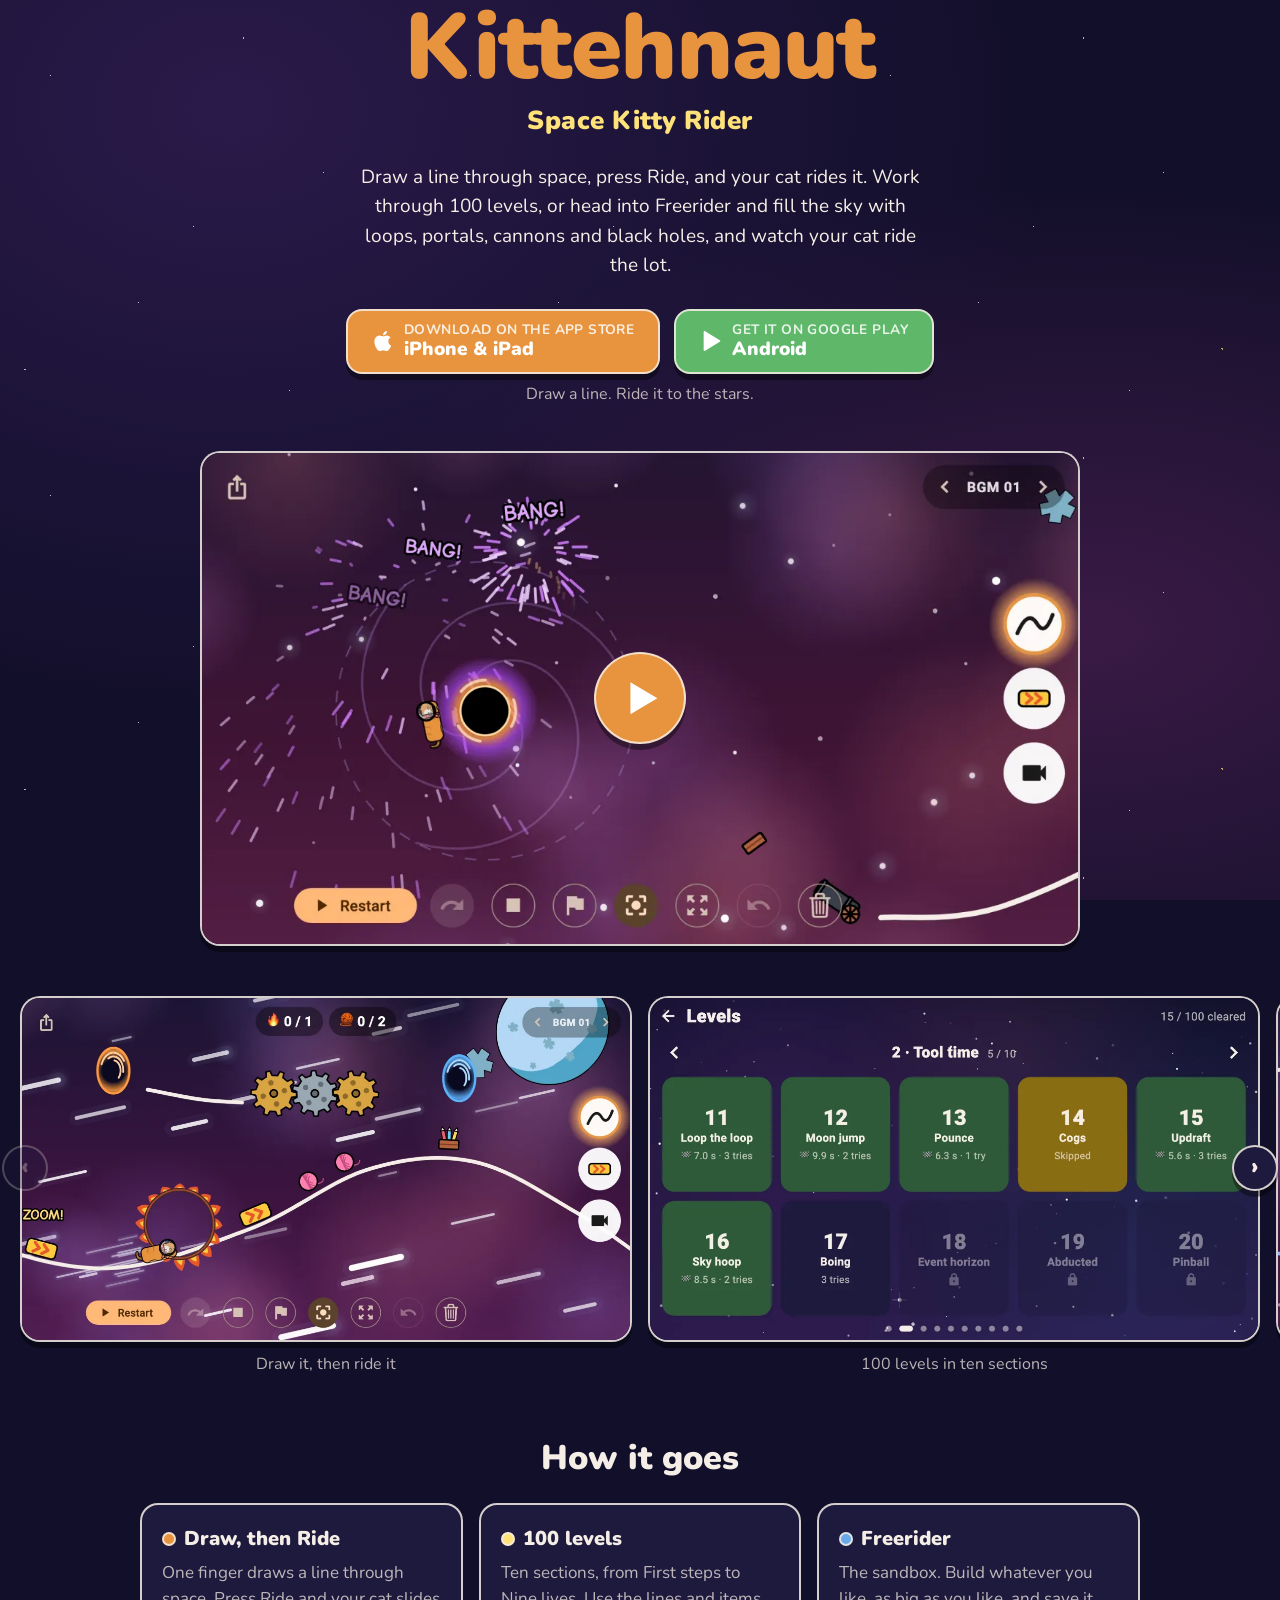
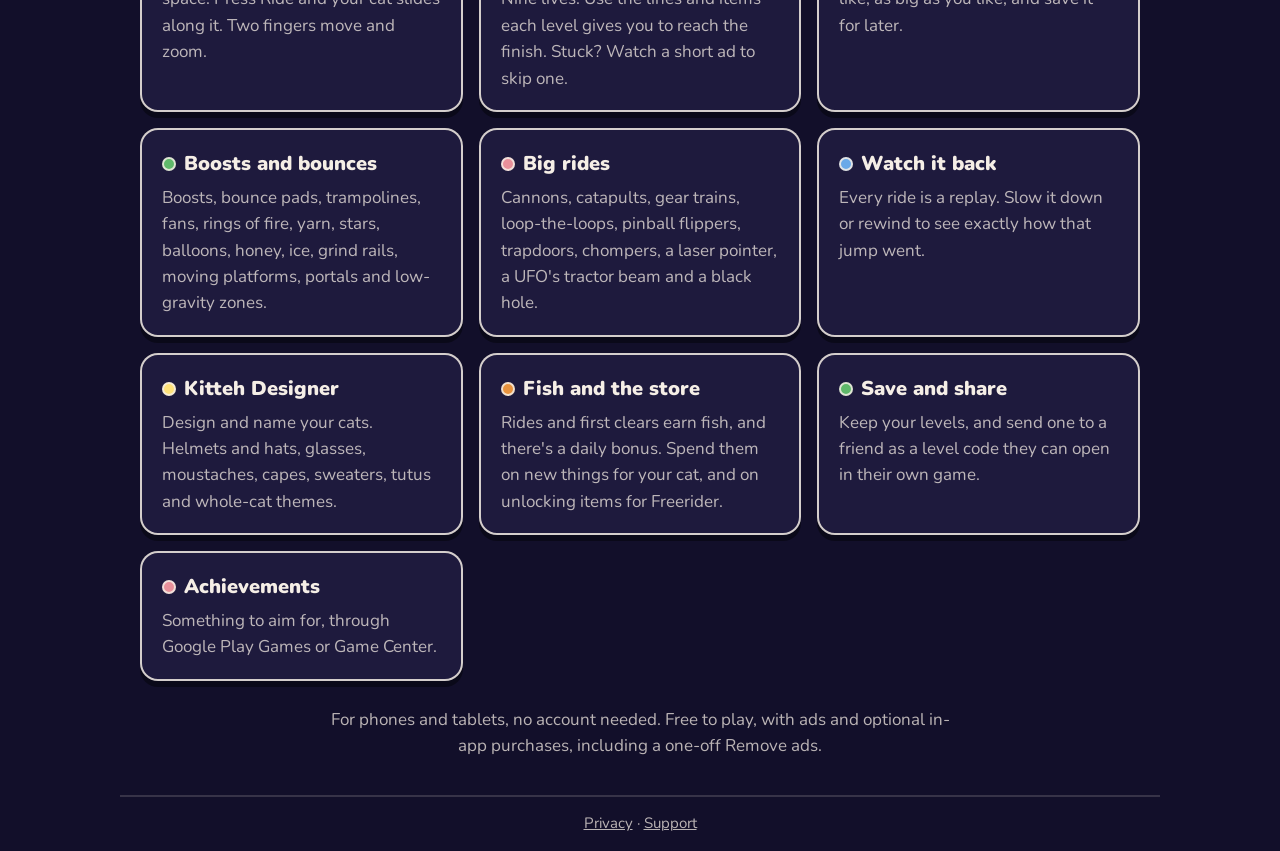
<file: index.html>
<!doctype html>
<html lang="en-GB">
<head>
<meta charset="utf-8">
<meta name="viewport" content="width=device-width, initial-scale=1">
<title>Kittehnaut: Space Kitty Rider</title>
<meta name="description" content="Draw a line through space, press Ride, and your cat rides it. 100 levels, a sandbox full of loops, portals and cannons, and a wardrobe for your cat. For phones and tablets.">
<meta name="theme-color" content="#120F2A">
<link rel="icon" href="img/favicon-32.png" type="image/png" sizes="32x32">
<link rel="apple-touch-icon" href="img/apple-touch-icon.png">
<meta property="og:type" content="website">
<meta property="og:site_name" content="Kittehnaut">
<meta property="og:title" content="Kittehnaut: Space Kitty Rider">
<meta property="og:description" content="Draw a line through space, press Ride, and your cat rides it.">
<meta property="og:image" content="https://kittehnaut.app/img/og.jpg">
<meta property="og:image:width" content="1024">
<meta property="og:image:height" content="500">
<meta property="og:image:alt" content="Kittehnaut: an orange cat in a space helmet riding a drawn line through the stars">
<meta property="og:url" content="https://kittehnaut.app/">
<meta name="twitter:card" content="summary_large_image">
<link rel="canonical" href="https://kittehnaut.app/">
<link rel="preconnect" href="https://fonts.googleapis.com">
<link rel="preconnect" href="https://fonts.gstatic.com" crossorigin>
<link href="https://fonts.googleapis.com/css2?family=Nunito:wght@400;700;900&display=swap" rel="stylesheet">
<style>
  :root{
    --night:#120F2A; --nebula:#2A1A4A; --ink:#F5EEE6; --ink-soft:rgba(245,238,230,.74);
    --orange:#E8933E; --gold:#FFE27A; --pink:#E8909A; --green:#5FB86A; --blue:#6AA9E8;
    --card:#1E1A3D; --line:rgba(245,238,230,.16); --edge:rgba(245,238,230,.85);
    --shadow:0 6px 0 rgba(0,0,0,.4);
    --gap:16px; --per:2;
    color-scheme:dark;
  }
  *{box-sizing:border-box}
  body{
    margin:0; color:var(--ink);
    background:
      radial-gradient(ellipse at 18% 12%, var(--nebula) 0, transparent 55%),
      radial-gradient(ellipse at 85% 70%, #3A1A45 0, transparent 50%),
      var(--night);
    background-attachment:fixed;
    font-family:'Nunito', system-ui, -apple-system, 'Segoe UI', Roboto, sans-serif;
    font-size:17px; line-height:1.55; overflow-x:hidden;
  }
  /* A sprinkle of stars, drawn rather than fetched. */
  body::before{
    content:""; position:fixed; inset:0; z-index:-1; pointer-events:none; opacity:.7;
    background-image:
      radial-gradient(1.5px 1.5px at 12% 18%, #fff 50%, transparent 51%),
      radial-gradient(1px 1px at 33% 72%, #fff 50%, transparent 51%),
      radial-gradient(1.5px 1.5px at 58% 9%, #fff 50%, transparent 51%),
      radial-gradient(1px 1px at 77% 41%, #fff 50%, transparent 51%),
      radial-gradient(2px 2px at 91% 83%, #FFE27A 50%, transparent 51%),
      radial-gradient(1px 1px at 46% 54%, #fff 50%, transparent 51%),
      radial-gradient(1.5px 1.5px at 6% 88%, #fff 50%, transparent 51%),
      radial-gradient(1px 1px at 69% 93%, #fff 50%, transparent 51%);
    background-size:420px 420px;
  }
  .wrap{max-width:1040px; margin:0 auto; padding:0 20px}
  header{text-align:center; padding:clamp(32px,7vw,56px) 0 8px}
  h1{
    font-weight:900; font-size:clamp(46px,11vw,92px); margin:0; letter-spacing:-.01em;
    color:var(--orange); line-height:1.05;
  }
  .tagline{font-weight:900; font-size:clamp(19px,4.5vw,26px); color:var(--gold); margin:4px 0 0; letter-spacing:.02em}
  .lede{max-width:580px; margin:22px auto 0; font-size:clamp(16px,4vw,19px)}
  .cta{display:flex; gap:14px; justify-content:center; flex-wrap:wrap; margin:28px 0 8px}
  .btn{
    display:inline-flex; align-items:center; gap:10px; text-decoration:none; color:#fff;
    font-weight:900; padding:11px 24px; border-radius:16px; border:2px solid var(--edge);
    box-shadow:var(--shadow); font-size:clamp(16px,4vw,19px); line-height:1.2; text-align:left;
  }
  .btn svg{width:22px; height:22px; flex:none; fill:#fff}
  .btn small{display:block; font-weight:700; font-size:.72em; opacity:.85; letter-spacing:.03em; text-transform:uppercase}
  .btn:active{transform:translateY(3px); box-shadow:0 3px 0 rgba(0,0,0,.4)}
  .btn-ios{background:var(--orange)}
  .btn-play{background:var(--green)}
  .note{color:var(--ink-soft); font-size:clamp(14px,3.6vw,16px); text-align:center; margin:8px 0 0}

  .gallery{position:relative; margin:clamp(28px,6vw,44px) auto 10px; max-width:1400px}
  .shots{
    display:grid; grid-auto-flow:column;
    grid-auto-columns:calc((100% - (var(--per) - 1) * var(--gap)) / var(--per));
    gap:var(--gap); overflow-x:auto; scroll-snap-type:x proximity;
    scroll-behavior:smooth; -webkit-overflow-scrolling:touch;
    padding:6px 20px 10px; scroll-padding-left:20px;
    scrollbar-width:none;
  }
  .shots::-webkit-scrollbar{display:none}
  .shots figure{margin:0; scroll-snap-align:start; text-align:center}
  .shots img{
    width:100%; height:auto; display:block; border-radius:clamp(12px,2.4vw,20px);
    border:2px solid var(--edge); box-shadow:var(--shadow); background:var(--card);
  }
  .shots figcaption{font-size:clamp(14px,3.4vw,16px); color:var(--ink-soft); margin-top:10px}
  .nav{
    position:absolute; top:calc(50% - 20px); transform:translateY(-50%);
    width:46px; height:46px; border-radius:50%; border:2px solid var(--edge);
    background:var(--card); color:var(--ink); box-shadow:var(--shadow);
    font-size:24px; line-height:1; cursor:pointer; display:grid; place-items:center;
    font-family:inherit; font-weight:900; padding:0 0 4px;
  }
  .nav[disabled]{opacity:.3; cursor:default; box-shadow:none}
  .nav.prev{left:2px} .nav.next{right:2px}
  /* Landscape shots: two to a row, then one with a peek of the next. */
  @media (max-width:640px){ :root{--per:1.12; --gap:12px} .nav{width:38px; height:38px; font-size:20px} }

  .video{
    display:block; position:relative; width:100%; max-width:880px; margin:clamp(28px,6vw,44px) auto 0;
    aspect-ratio:16/9; overflow:hidden; border-radius:clamp(12px,2.4vw,20px);
    border:2px solid var(--edge); box-shadow:var(--shadow); background:var(--card);
  }
  .video img,.video iframe{position:absolute; inset:0; width:100%; height:100%; border:0; object-fit:cover; display:block}
  .video .play{
    position:absolute; left:50%; top:50%; transform:translate(-50%,-50%);
    width:clamp(64px,12vw,92px); height:clamp(64px,12vw,92px); border-radius:50%;
    background:var(--orange); border:2px solid var(--edge); box-shadow:var(--shadow);
    display:grid; place-items:center;
  }
  .video .play svg{width:46%; height:46%; fill:#fff; margin-left:6%}

  section{padding:clamp(24px,6vw,36px) 0}
  h2{font-size:clamp(25px,6vw,34px); font-weight:900; margin:0 0 18px; text-align:center}
  .grid{display:grid; gap:16px; grid-template-columns:repeat(auto-fit,minmax(min(100%,250px),1fr))}
  .card{
    background:var(--card); border:2px solid var(--edge); border-radius:18px;
    padding:18px 20px; box-shadow:var(--shadow);
  }
  .card h3{margin:0 0 6px; font-size:20px; font-weight:900}
  .card p{margin:0; color:var(--ink-soft)}
  .card .dot{
    display:inline-block; width:14px; height:14px; border-radius:50%;
    border:2px solid var(--edge); margin-right:8px; vertical-align:-1px;
  }
  .fine{max-width:620px; margin:26px auto 0; text-align:center; color:var(--ink-soft)}
  footer{
    text-align:center; padding:40px 0 56px; color:var(--ink-soft); font-size:15px;
    border-top:2px solid var(--line); margin-top:30px;
  }
  footer a{color:inherit}
</style>
</head>
<body>

<header class="wrap">
  <h1>Kittehnaut</h1>
  <p class="tagline">Space Kitty Rider</p>
  <p class="lede">
    Draw a line through space, press Ride, and your cat rides it. Work through
    100 levels, or head into Freerider and fill the sky with loops, portals,
    cannons and black holes, and watch your cat ride the lot.
  </p>
  <div class="cta">
    <a class="btn btn-ios" href="https://apps.apple.com/app/id6823748521">
      <svg viewBox="0 0 24 24" aria-hidden="true"><path d="M16.37 1.43c0 1.14-.42 2.2-1.26 3.02-.94.93-2.06 1.47-3.05 1.38a3.2 3.2 0 0 1-.02-.36c0-1.1.47-2.2 1.28-2.99.83-.82 2.03-1.42 3.03-1.46.01.14.02.27.02.41zM20.9 17.1c-.5 1.16-.74 1.67-1.38 2.7-.9 1.43-2.16 3.2-3.73 3.22-1.39.01-1.75-.9-3.64-.89-1.89.01-2.28.91-3.67.9-1.57-.01-2.77-1.62-3.66-3.04-2.5-4-2.77-8.7-1.22-11.2 1.1-1.77 2.83-2.8 4.46-2.8 1.66 0 2.7.9 4.08.9 1.33 0 2.14-.9 4.06-.9 1.45 0 2.99.79 4.08 2.16-3.59 1.96-3 7.08.62 8.95z"/></svg>
      <span><small>Download on the App Store</small>iPhone &amp; iPad</span>
    </a>
    <a class="btn btn-play" href="https://play.google.com/store/apps/details?id=dev.kittehnaut.app">
      <svg viewBox="0 0 24 24" aria-hidden="true"><path d="M4 2.2v19.6c0 .82.9 1.32 1.6.9l16-9.8c.67-.41.67-1.39 0-1.8l-16-9.8c-.7-.42-1.6.08-1.6.9z"/></svg>
      <span><small>Get it on Google Play</small>Android</span>
    </a>
  </div>
  <p class="note">Draw a line. Ride it to the stars.</p>
</header>

<div class="wrap">
  <a class="video" id="video" href="https://youtu.be/LykFXLQiwcY" aria-label="Play the Kittehnaut gameplay video">
    <img src="img/06_black_hole.webp" alt="" width="1200" height="675">
    <span class="play"><svg viewBox="0 0 24 24" aria-hidden="true"><path d="M5 2.5v19l16-9.5z"/></svg></span>
  </a>
</div>

<div class="gallery">
  <button class="nav prev" type="button" aria-label="Previous screenshots">&lsaquo;</button>
  <div class="shots" id="shots">
    <figure><img src="img/02_ride.webp" alt="A cat in a space helmet riding a drawn line through a ring of fire, past boosts, yarn and gears" width="1200" height="675"><figcaption>Draw it, then ride it</figcaption></figure>
    <figure><img src="img/07_levels.webp" alt="The Levels screen, with levels cleared, one skipped and the next ones locked" width="1200" height="675"><figcaption>100 levels in ten sections</figcaption></figure>
    <figure><img src="img/08_level.webp" alt="A cat going round a loop-the-loop on level 69, Mousetrap" loading="lazy" width="1200" height="675"><figcaption>Get your cat to the finish</figcaption></figure>
    <figure><img src="img/03_build.webp" alt="Building a level in Freerider with the items palette open" loading="lazy" width="1200" height="675"><figcaption>A whole palette of space stuff</figcaption></figure>
    <figure><img src="img/06_black_hole.webp" alt="A cat orbiting a black hole after a cannon shot, with fireworks bursting" loading="lazy" width="1200" height="675"><figcaption>Cannons, fireworks and a black hole</figcaption></figure>
    <figure><img src="img/04_designer.webp" alt="The Kitteh Designer, with a galaxy cat in a wizard hat and star glasses" loading="lazy" width="1200" height="675"><figcaption>Design your own Kitteh</figcaption></figure>
    <figure><img src="img/05_store.webp" alt="The store, with hats for your cat priced in fish" loading="lazy" width="1200" height="675"><figcaption>Spend your fish on hats and more</figcaption></figure>
    <figure><img src="img/01_menu.webp" alt="The Kittehnaut main menu, with Freerider and Levels" loading="lazy" width="1200" height="675"><figcaption>Pick a cat and go</figcaption></figure>
  </div>
  <button class="nav next" type="button" aria-label="More screenshots">&rsaquo;</button>
</div>

<main class="wrap">
  <section>
    <h2>How it goes</h2>
    <div class="grid">
      <div class="card">
        <h3><span class="dot" style="background:var(--orange)"></span>Draw, then Ride</h3>
        <p>One finger draws a line through space. Press Ride and your cat slides along it. Two fingers move and zoom.</p>
      </div>
      <div class="card">
        <h3><span class="dot" style="background:var(--gold)"></span>100 levels</h3>
        <p>Ten sections, from First steps to Nine lives. Use the lines and items each level gives you to reach the finish. Stuck? Watch a short ad to skip one.</p>
      </div>
      <div class="card">
        <h3><span class="dot" style="background:var(--blue)"></span>Freerider</h3>
        <p>The sandbox. Build whatever you like, as big as you like, and save it for later.</p>
      </div>
      <div class="card">
        <h3><span class="dot" style="background:var(--green)"></span>Boosts and bounces</h3>
        <p>Boosts, bounce pads, trampolines, fans, rings of fire, yarn, stars, balloons, honey, ice, grind rails, moving platforms, portals and low-gravity zones.</p>
      </div>
      <div class="card">
        <h3><span class="dot" style="background:var(--pink)"></span>Big rides</h3>
        <p>Cannons, catapults, gear trains, loop-the-loops, pinball flippers, trapdoors, chompers, a laser pointer, a UFO's tractor beam and a black hole.</p>
      </div>
      <div class="card">
        <h3><span class="dot" style="background:var(--blue)"></span>Watch it back</h3>
        <p>Every ride is a replay. Slow it down or rewind to see exactly how that jump went.</p>
      </div>
      <div class="card">
        <h3><span class="dot" style="background:var(--gold)"></span>Kitteh Designer</h3>
        <p>Design and name your cats. Helmets and hats, glasses, moustaches, capes, sweaters, tutus and whole-cat themes.</p>
      </div>
      <div class="card">
        <h3><span class="dot" style="background:var(--orange)"></span>Fish and the store</h3>
        <p>Rides and first clears earn fish, and there's a daily bonus. Spend them on new things for your cat, and on unlocking items for Freerider.</p>
      </div>
      <div class="card">
        <h3><span class="dot" style="background:var(--green)"></span>Save and share</h3>
        <p>Keep your levels, and send one to a friend as a level code they can open in their own game.</p>
      </div>
      <div class="card">
        <h3><span class="dot" style="background:var(--pink)"></span>Achievements</h3>
        <p>Something to aim for, through Google Play Games or Game Center.</p>
      </div>
    </div>
    <p class="fine">For phones and tablets, no account needed. Free to play, with ads
    and optional in-app purchases, including a one-off Remove ads.</p>
  </section>
</main>

<footer class="wrap">
  <p><a href="privacy.html">Privacy</a> &middot; <a href="support.html">Support</a></p>
</footer>

<script>
  // YouTube loads only when the video is played, so a visit alone sends
  // it nothing.
  (function () {
    var video = document.getElementById('video');
    video.addEventListener('click', function (e) {
      e.preventDefault();
      var frame = document.createElement('iframe');
      frame.src = 'https://www.youtube-nocookie.com/embed/LykFXLQiwcY?autoplay=1&rel=0';
      frame.title = 'Kittehnaut gameplay video';
      frame.allow = 'autoplay; encrypted-media; picture-in-picture; fullscreen';
      frame.referrerPolicy = 'strict-origin-when-cross-origin';
      var box = document.createElement('div');
      box.className = 'video';
      box.appendChild(frame);
      video.replaceWith(box);
    });
  })();

  (function () {
    var strip = document.getElementById('shots');
    var prev = document.querySelector('.nav.prev');
    var next = document.querySelector('.nav.next');
    function page() {
      var fig = strip.querySelector('figure');
      var gap = parseFloat(getComputedStyle(strip).columnGap) || 16;
      var step = fig.getBoundingClientRect().width + gap;
      var visible = Math.max(1, Math.floor((strip.clientWidth - 40 + gap) / step));
      return step * visible;
    }
    function update() {
      var max = strip.scrollWidth - strip.clientWidth - 2;
      prev.disabled = strip.scrollLeft <= 2;
      next.disabled = strip.scrollLeft >= max;
    }
    prev.addEventListener('click', function () { strip.scrollBy({ left: -page(), behavior: 'smooth' }); });
    next.addEventListener('click', function () { strip.scrollBy({ left: page(), behavior: 'smooth' }); });
    strip.addEventListener('scroll', update, { passive: true });
    window.addEventListener('resize', update);
    update();
  })();
</script>

</body>
</html>
</file>
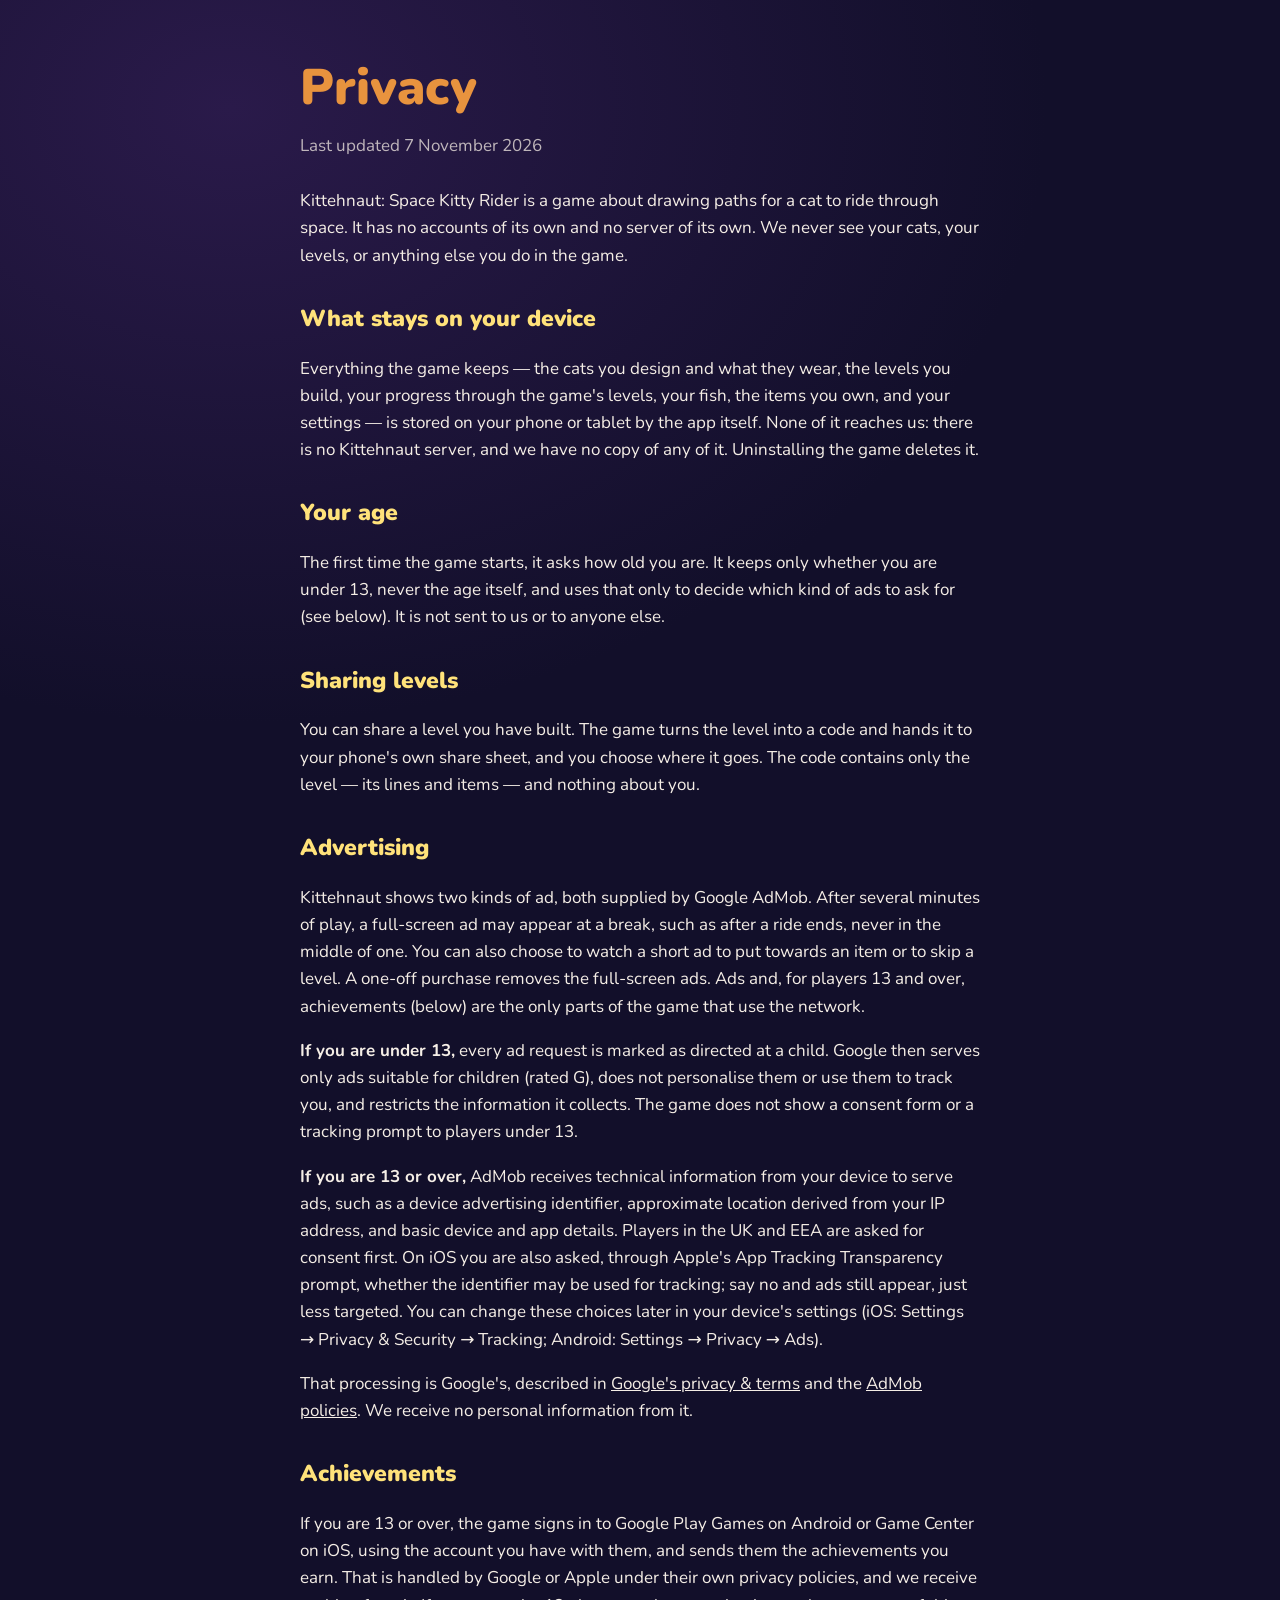
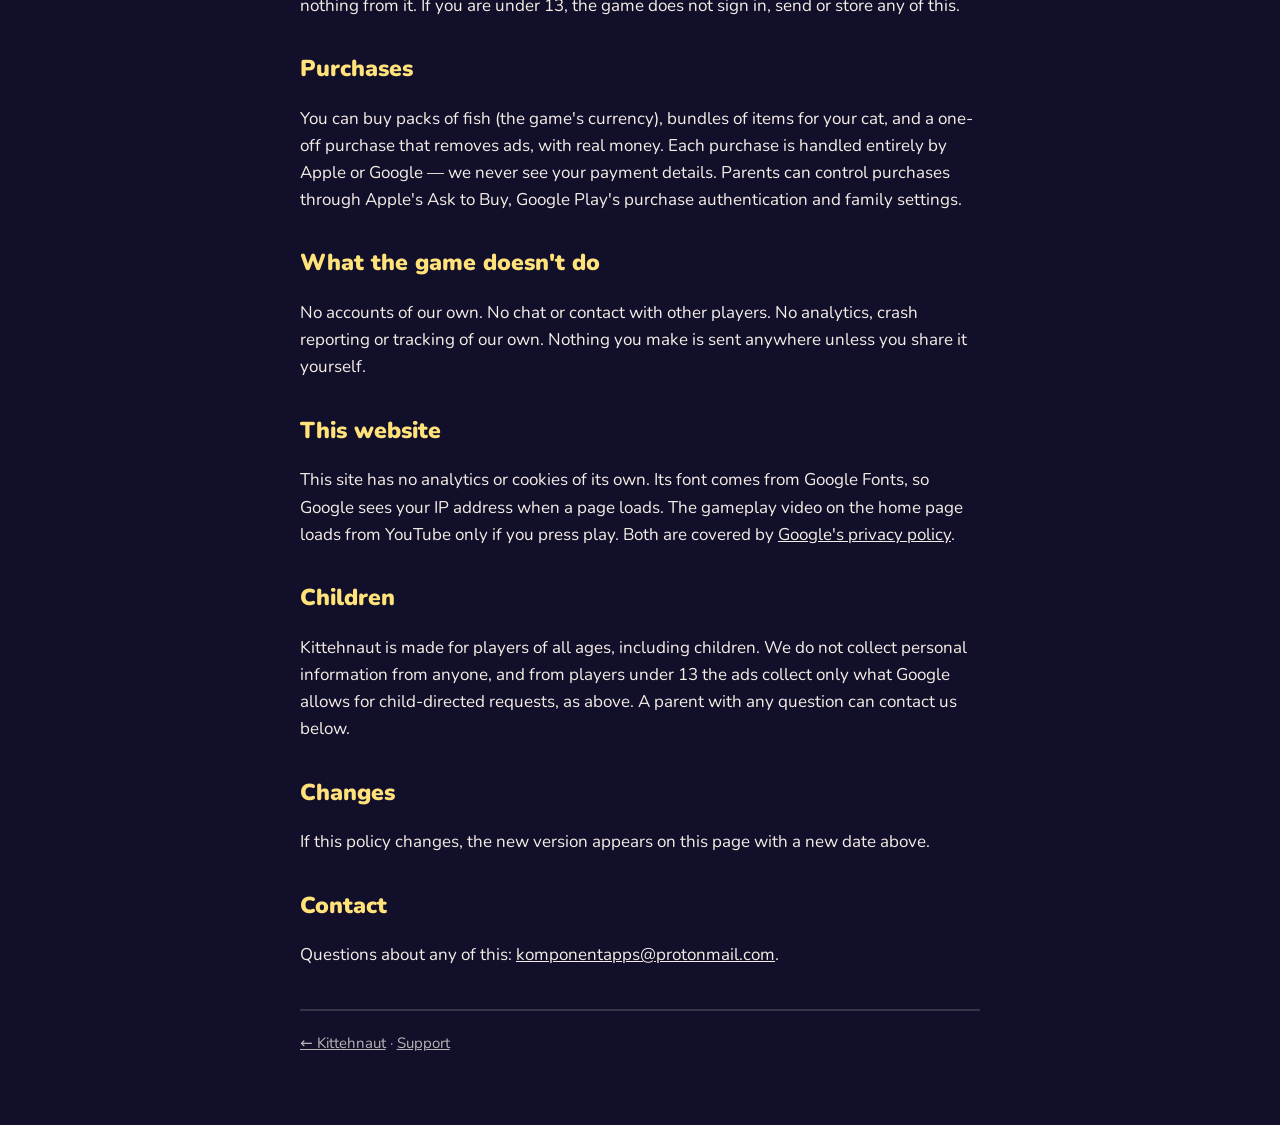
<file: privacy.html>
<!doctype html>
<html lang="en-GB">
<head>
<meta charset="utf-8">
<meta name="viewport" content="width=device-width, initial-scale=1">
<title>Privacy — Kittehnaut</title>
<meta name="theme-color" content="#120F2A">
<link rel="icon" href="img/favicon-32.png" type="image/png" sizes="32x32">
<link rel="apple-touch-icon" href="img/apple-touch-icon.png">
<link rel="canonical" href="https://kittehnaut.app/privacy.html">
<link rel="preconnect" href="https://fonts.googleapis.com">
<link rel="preconnect" href="https://fonts.gstatic.com" crossorigin>
<link href="https://fonts.googleapis.com/css2?family=Nunito:wght@400;700;900&display=swap" rel="stylesheet">
<style>
  :root{--night:#120F2A;--nebula:#2A1A4A;--ink:#F5EEE6;--ink-soft:rgba(245,238,230,.74);--line:rgba(245,238,230,.16);--orange:#E8933E;--gold:#FFE27A;color-scheme:dark}
  *{box-sizing:border-box}
  body{margin:0;background:radial-gradient(ellipse at 18% 12%,var(--nebula) 0,transparent 55%),var(--night);background-attachment:fixed;color:var(--ink);font-family:'Nunito',system-ui,-apple-system,'Segoe UI',Roboto,sans-serif;font-size:17px;line-height:1.6}
  .wrap{max-width:720px;margin:0 auto;padding:48px 20px 70px}
  h1{font-size:clamp(34px,7vw,50px);font-weight:900;margin:0 0 4px;color:var(--orange)}
  .tagline{color:var(--gold);font-weight:900;font-size:clamp(18px,3.5vw,22px);margin:0 0 24px}
  .updated{color:var(--ink-soft);margin:0 0 28px}
  h2{font-size:23px;font-weight:900;margin:32px 0 8px;color:var(--gold)}
  a{color:inherit}
  footer{border-top:2px solid var(--line);margin-top:40px;padding-top:20px;color:var(--ink-soft);font-size:15px}
</style>
</head>
<body>
<div class="wrap">
<h1>Privacy</h1>
<p class="updated">Last updated 7 November 2026</p>

<p>Kittehnaut: Space Kitty Rider is a game about drawing paths for a cat to
ride through space. It has no accounts of its own and no server of its
own. We never see your cats, your levels, or anything else you do in the
game.</p>

<h2>What stays on your device</h2>
<p>Everything the game keeps — the cats you design and what they wear, the
levels you build, your progress through the game's levels, your fish, the
items you own, and your settings — is
stored on your phone or tablet by the app itself. None of it reaches us:
there is no Kittehnaut server, and we have no copy of any of it. Uninstalling
the game deletes it.</p>

<h2>Your age</h2>
<p>The first time the game starts, it asks how old you are. It keeps only
whether you are under 13, never the age itself, and uses that only to decide
which kind of ads to ask for (see below). It is not sent to us or to anyone
else.</p>

<h2>Sharing levels</h2>
<p>You can share a level you have built. The game turns the level into a
code and hands it to your phone's own share sheet, and you choose where it
goes. The code contains only the level — its lines and items — and nothing
about you.</p>

<h2>Advertising</h2>
<p>Kittehnaut shows two kinds of ad, both supplied by Google AdMob. After
several minutes of play, a full-screen ad may appear at a break, such as
after a ride ends, never in the middle of one. You can also choose to watch
a short ad to put towards an item or to skip a level. A one-off purchase
removes the full-screen ads. Ads and, for players 13 and over, achievements
(below) are the only parts of the game that use the network.</p>
<p><strong>If you are under 13,</strong> every ad request is marked as
directed at a child. Google then serves only ads suitable for children
(rated G), does not personalise them or use them to track you, and
restricts the information it collects. The game does not show a consent
form or a tracking prompt to players under 13.</p>
<p><strong>If you are 13 or over,</strong> AdMob receives technical
information from your device to serve ads, such as a device advertising
identifier, approximate location derived from your IP address, and basic
device and app details. Players in the UK and EEA are asked for consent
first. On iOS you are also asked, through Apple's App Tracking Transparency
prompt, whether the identifier may be used for tracking; say no and ads
still appear, just less targeted. You can change these choices later in
your device's settings (iOS: Settings → Privacy &amp; Security → Tracking;
Android: Settings → Privacy → Ads).</p>
<p>That processing is Google's, described in
<a href="https://policies.google.com/technologies/partner-sites">Google's
privacy &amp; terms</a> and the
<a href="https://support.google.com/admob/answer/6128543">AdMob policies</a>.
We receive no personal information from it.</p>

<h2>Achievements</h2>
<p>If you are 13 or over, the game signs in to Google Play Games on Android
or Game Center on iOS, using the account you have with them, and sends them
the achievements you earn. That is handled by Google or Apple under their own
privacy policies, and we receive nothing from it. If you are under 13, the
game does not sign in, send or store any of this.</p>

<h2>Purchases</h2>
<p>You can buy packs of fish (the game's currency), bundles of items for
your cat, and a one-off purchase that removes ads, with real money. Each
purchase is handled entirely by Apple or Google — we never see your payment
details. Parents can control purchases through Apple's Ask to Buy, Google
Play's purchase authentication and family settings.</p>

<h2>What the game doesn't do</h2>
<p>No accounts of our own. No chat or contact with other players. No
analytics, crash reporting or tracking of our own. Nothing you make is sent
anywhere unless you share it yourself.</p>

<h2>This website</h2>
<p>This site has no analytics or cookies of its own. Its font comes from
Google Fonts, so Google sees your IP address when a page loads. The gameplay
video on the home page loads from YouTube only if you press play. Both are
covered by <a href="https://policies.google.com/privacy">Google's privacy
policy</a>.</p>

<h2>Children</h2>
<p>Kittehnaut is made for players of all ages, including children. We do
not collect personal information from anyone, and from players under 13
the ads collect only what Google allows for child-directed requests, as
above. A parent with any question can contact us below.</p>

<h2>Changes</h2>
<p>If this policy changes, the new version appears on this page with a new
date above.</p>

<h2>Contact</h2>
<p>Questions about any of this:
<a href="mailto:komponentapps@protonmail.com?subject=Kittehnaut">komponentapps@protonmail.com</a>.</p>

<footer><a href="./">← Kittehnaut</a> &middot; <a href="support.html">Support</a></footer>
</div>
</body>
</html>
</file>
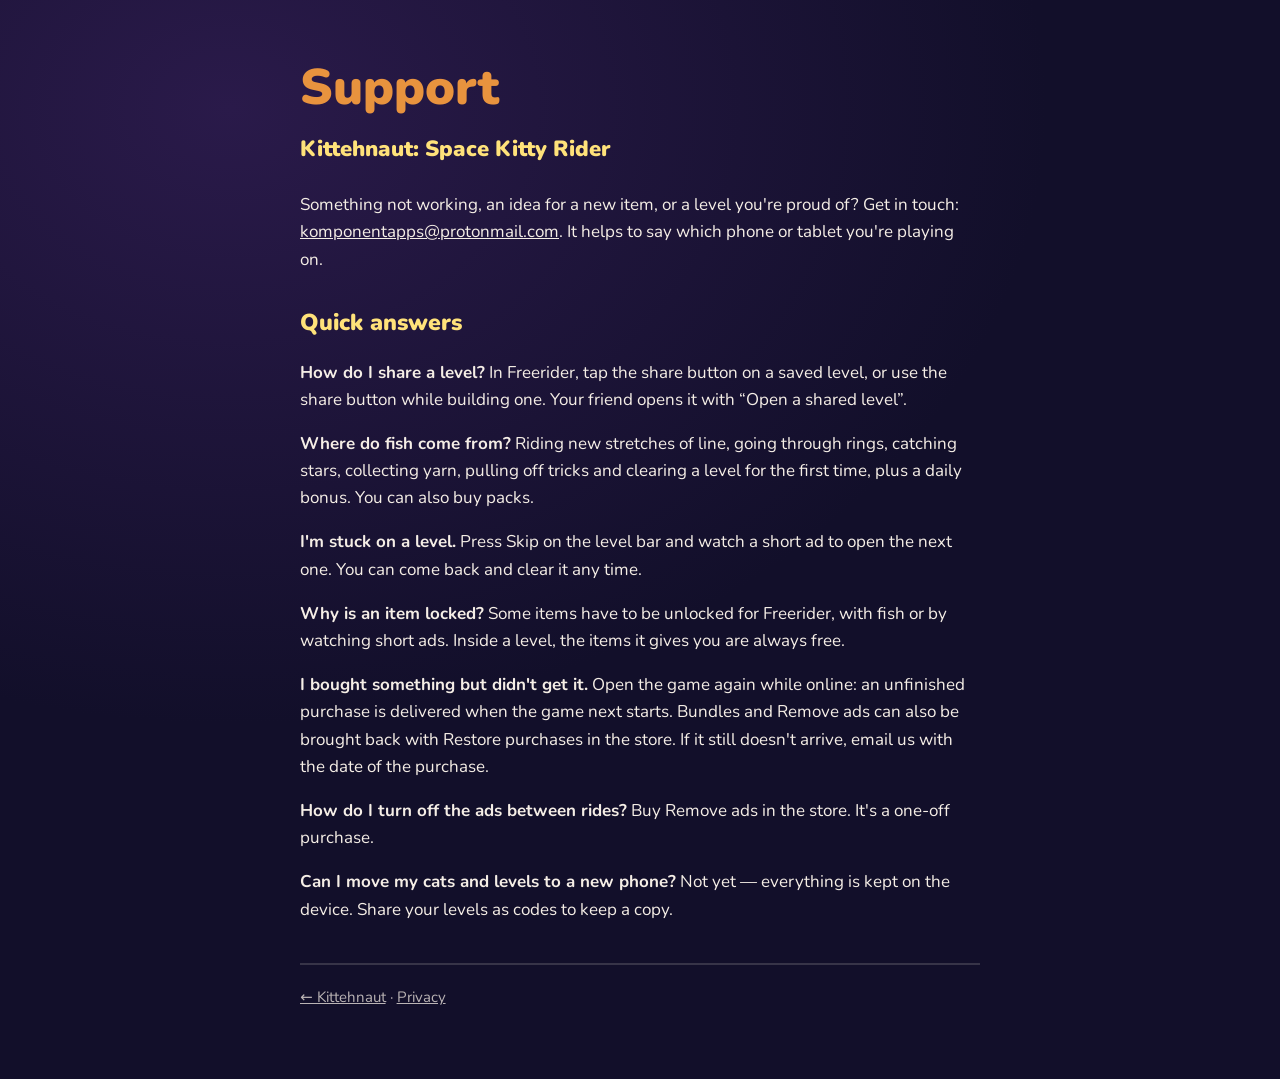
<file: support.html>
<!doctype html>
<html lang="en-GB">
<head>
<meta charset="utf-8">
<meta name="viewport" content="width=device-width, initial-scale=1">
<title>Support — Kittehnaut</title>
<meta name="theme-color" content="#120F2A">
<link rel="icon" href="img/favicon-32.png" type="image/png" sizes="32x32">
<link rel="apple-touch-icon" href="img/apple-touch-icon.png">
<link rel="canonical" href="https://kittehnaut.app/support.html">
<link rel="preconnect" href="https://fonts.googleapis.com">
<link rel="preconnect" href="https://fonts.gstatic.com" crossorigin>
<link href="https://fonts.googleapis.com/css2?family=Nunito:wght@400;700;900&display=swap" rel="stylesheet">
<style>
  :root{--night:#120F2A;--nebula:#2A1A4A;--ink:#F5EEE6;--ink-soft:rgba(245,238,230,.74);--line:rgba(245,238,230,.16);--orange:#E8933E;--gold:#FFE27A;color-scheme:dark}
  *{box-sizing:border-box}
  body{margin:0;background:radial-gradient(ellipse at 18% 12%,var(--nebula) 0,transparent 55%),var(--night);background-attachment:fixed;color:var(--ink);font-family:'Nunito',system-ui,-apple-system,'Segoe UI',Roboto,sans-serif;font-size:17px;line-height:1.6}
  .wrap{max-width:720px;margin:0 auto;padding:48px 20px 70px}
  h1{font-size:clamp(34px,7vw,50px);font-weight:900;margin:0 0 4px;color:var(--orange)}
  .tagline{color:var(--gold);font-weight:900;font-size:clamp(18px,3.5vw,22px);margin:0 0 24px}
  .updated{color:var(--ink-soft);margin:0 0 28px}
  h2{font-size:23px;font-weight:900;margin:32px 0 8px;color:var(--gold)}
  a{color:inherit}
  footer{border-top:2px solid var(--line);margin-top:40px;padding-top:20px;color:var(--ink-soft);font-size:15px}
</style>
</head>
<body>
<div class="wrap">
<h1>Support</h1>
<p class="tagline">Kittehnaut: Space Kitty Rider</p>

<p>Something not working, an idea for a new item, or a level you're proud
of? Get in touch:
<a href="mailto:komponentapps@protonmail.com?subject=Kittehnaut">komponentapps@protonmail.com</a>.
It helps to say which phone or tablet you're playing on.</p>

<h2>Quick answers</h2>
<p><strong>How do I share a level?</strong> In Freerider, tap the share button
on a saved level, or use the share button while building one. Your
friend opens it with “Open a shared level”.</p>
<p><strong>Where do fish come from?</strong> Riding new stretches of line,
going through rings, catching stars, collecting yarn, pulling off tricks and
clearing a level for the first time, plus a daily bonus. You can also buy packs.</p>
<p><strong>I'm stuck on a level.</strong> Press Skip on the level bar and
watch a short ad to open the next one. You can come back and clear it any
time.</p>

<p><strong>Why is an item locked?</strong> Some items have to be unlocked
for Freerider, with fish or by watching short ads. Inside a level, the items
it gives you are always free.</p>

<p><strong>I bought something but didn't get it.</strong> Open the game
again while online: an unfinished purchase is delivered when the game next
starts. Bundles and Remove ads can also be brought back with Restore
purchases in the store. If it still doesn't arrive, email us with the date
of the purchase.</p>
<p><strong>How do I turn off the ads between rides?</strong> Buy Remove ads
in the store. It's a one-off purchase.</p>
<p><strong>Can I move my cats and levels to a new phone?</strong> Not yet —
everything is kept on the device. Share your levels as codes to keep a copy.</p>

<footer><a href="./">← Kittehnaut</a> &middot; <a href="privacy.html">Privacy</a></footer>
</div>
</body>
</html>
</file>
